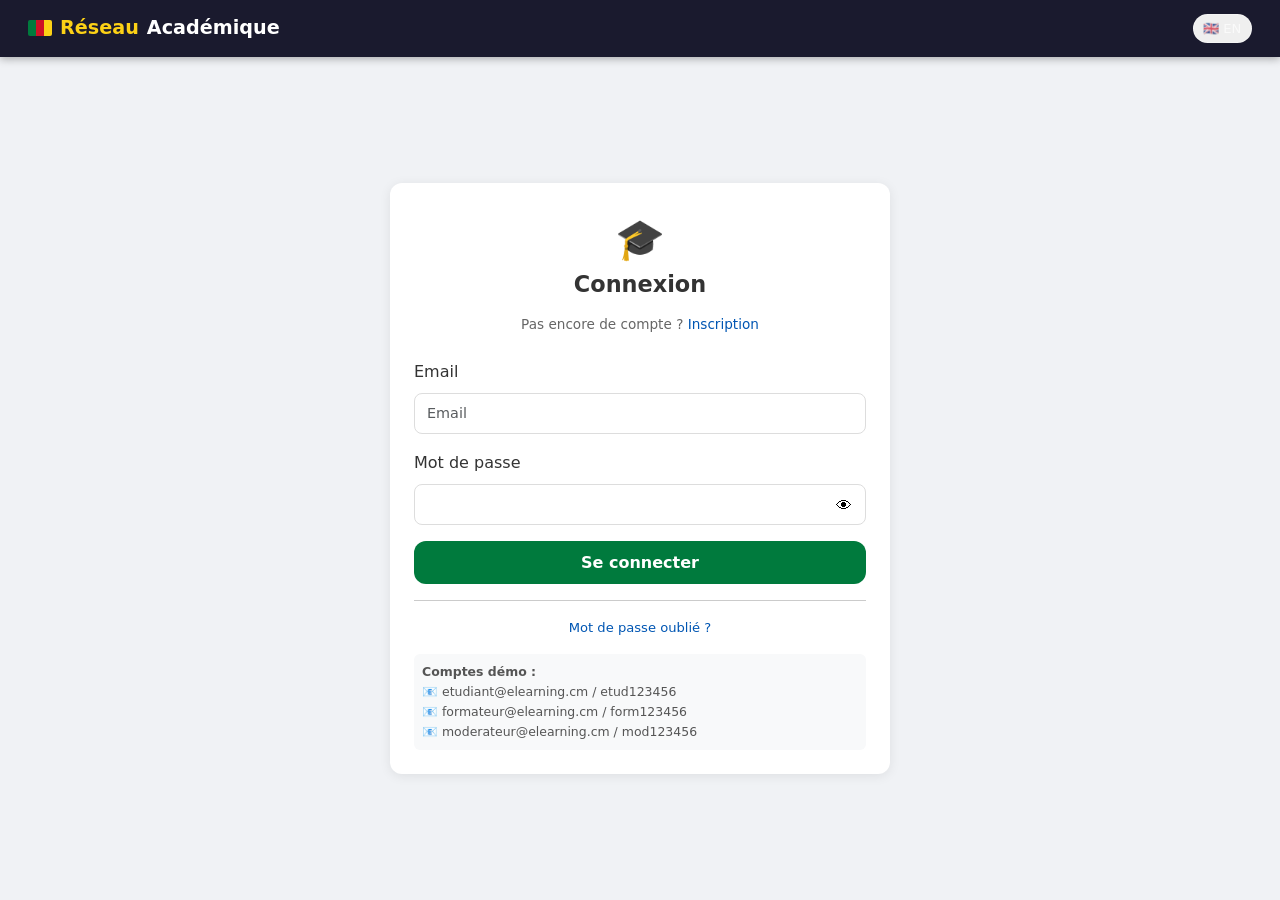
<file: frontend/create_course.html>
<!DOCTYPE html>
<html lang="fr">
<head>
  <meta charset="UTF-8"/>
  <meta name="viewport" content="width=device-width, initial-scale=1.0"/>
  <title>Créer un cours — Réseau Académique Camerounais</title>
  <link rel="stylesheet" href="https://cdn.jsdelivr.net/npm/bootstrap@5.3.0/dist/css/bootstrap.min.css"/>
  <link rel="stylesheet" href="css/style.css"/>
</head>
<body style="background:#f0f2f5;">

<nav class="navbar">
  <div class="container-fluid">
    <a class="navbar-brand" href="index.html"><span class="flag-cm"></span> Réseau <span>Académique</span></a>
    <button class="lang-toggle" id="lang-toggle-btn">🇬🇧 EN</button>
  </div>
</nav>

<div class="container py-4" style="max-width:700px;">
  <div class="bg-white rounded-3 shadow-sm p-4">
    <h1 style="font-size:1.3rem;font-weight:800;margin-bottom:.25rem;" data-i18n="create.title">
      Créer un nouveau cours
    </h1>
    <p style="color:#666;font-size:.82rem;margin-bottom:1.5rem;">
      Votre cours sera examiné par un modérateur avant publication.
      A moderator will review your course before publishing.
    </p>

    <div id="error-msg" class="alert alert-danger d-none"></div>
    <div id="success-msg" class="alert alert-success d-none"></div>

    <!-- Étape 1 : Infos du cours -->
    <div id="step-1">
      <h6 class="mb-3" style="color:#007a3d;border-bottom:2px solid #007a3d;padding-bottom:.5rem;">
        Étape 1 / Step 1 — Informations générales
      </h6>

      <div class="mb-3">
        <label class="form-label" data-i18n="create.course_title">Titre du cours *</label>
        <input type="text" id="title" class="form-control" required
               placeholder="Ex: Introduction à Python pour l'Afrique" maxlength="200"/>
      </div>

      <div class="mb-3">
        <label class="form-label" data-i18n="create.description">Description *</label>
        <textarea id="description" class="form-control" rows="4" required
                  placeholder="Décrivez votre cours en détail..."></textarea>
      </div>

      <div class="row g-3 mb-3">
        <div class="col-md-4">
          <label class="form-label" data-i18n="create.category">Catégorie *</label>
          <select id="category" class="form-select" required></select>
        </div>
        <div class="col-md-4">
          <label class="form-label" data-i18n="create.level">Niveau *</label>
          <select id="level" class="form-select">
            <option value="beginner">Débutant / Beginner</option>
            <option value="intermediate">Intermédiaire / Intermediate</option>
            <option value="expert">Expert</option>
          </select>
        </div>
        <div class="col-md-4">
          <label class="form-label" data-i18n="create.language">Langue *</label>
          <select id="language" class="form-select">
            <option value="fr">Français</option>
            <option value="en">English</option>
            <option value="both">🇨🇲 Bilingue / Bilingual</option>
          </select>
        </div>
      </div>

      <div class="mb-3">
        <label class="form-label" data-i18n="create.thumbnail">Image de couverture</label>
        <div class="upload-zone" id="thumbnail-zone" onclick="document.getElementById('thumbnail-input').click()">
          <input type="file" id="thumbnail-input" accept="image/*" onchange="previewThumbnail(this)"/>
          <div id="thumbnail-preview">
            <div style="font-size:2rem;">🖼️</div>
            <div style="font-size:.85rem;color:#666;">Cliquez ou glissez une image ici</div>
            <div style="font-size:.75rem;color:#999;">JPG, PNG — max 5 Mo</div>
          </div>
        </div>
      </div>

      <button class="btn-cam-primary" onclick="proceedToModules()">
        Continuer → Ajouter des modules
      </button>
    </div>

    <!-- Étape 2 : Modules -->
    <div id="step-2" class="d-none">
      <h6 class="mb-3" style="color:#007a3d;border-bottom:2px solid #007a3d;padding-bottom:.5rem;">
        Étape 2 / Step 2 — Modules du cours
      </h6>

      <div id="modules-container">
        <!-- Modules ajoutés dynamiquement -->
      </div>

      <button class="btn-cam-secondary mb-3" onclick="addModuleForm()" data-i18n="create.add_module">
        + Ajouter un module
      </button>

      <div class="d-flex gap-2">
        <button class="btn-cam-secondary" onclick="goBackToStep1()">← Retour</button>
        <button class="btn-cam-primary" id="submit-btn" onclick="submitCourse()">
          <span data-i18n="create.submit">Soumettre pour validation</span>
        </button>
      </div>
    </div>
  </div>

  <!-- Conseils -->
  <div class="sidebar-section mt-3">
    <h6>💡 Conseils pour un cours de qualité</h6>
    <ul style="font-size:.78rem;color:#555;padding-left:1rem;">
      <li>Visez des modules de moins de <strong>15 Mo</strong> pour le bas débit 📡</li>
      <li>Activez le téléchargement hors ligne 📴</li>
      <li>Ajoutez un PDF en complément de la vidéo</li>
      <li>Les cours bilingues 🇨🇲 obtiennent +30% de vues</li>
      <li>Nommez vos modules de façon claire et progressive</li>
    </ul>
  </div>
</div>

<script src="https://cdn.jsdelivr.net/npm/bootstrap@5.3.0/dist/js/bootstrap.bundle.min.js"></script>
<script src="js/i18n.js"></script>
<script src="js/offline-sync.js"></script>
<script src="js/api.js"></script>
<script>
  // Vérification auth
  if (!Auth.isLoggedIn()) window.location.href = 'login.html?next=create_course.html';
  const user = Auth.getUser();
  if (user && !['instructor','admin'].includes(user.role)) {
    document.getElementById('error-msg').textContent =
      'Seuls les formateurs peuvent créer des cours. / Only instructors can create courses.';
    document.getElementById('error-msg').classList.remove('d-none');
  }

  let createdCourseId = null;
  let moduleCount = 0;

  // Chargement catégories
  document.addEventListener('DOMContentLoaded', async () => {
    const res = await API.getCategories();
    const sel = document.getElementById('category');
    (res?.data || []).forEach(cat => {
      const opt = document.createElement('option');
      opt.value = cat.id;
      opt.textContent = `${cat.icon} ${window.i18n.lang === 'en' ? cat.name_en : cat.name_fr}`;
      sel.appendChild(opt);
    });

    // Drag & drop thumbnail
    const zone = document.getElementById('thumbnail-zone');
    zone.addEventListener('dragover', e => { e.preventDefault(); zone.classList.add('drag-over'); });
    zone.addEventListener('dragleave', () => zone.classList.remove('drag-over'));
    zone.addEventListener('drop', e => {
      e.preventDefault(); zone.classList.remove('drag-over');
      const file = e.dataTransfer.files[0];
      if (file && file.type.startsWith('image/')) {
        const dt = new DataTransfer(); dt.items.add(file);
        document.getElementById('thumbnail-input').files = dt.files;
        previewThumbnail({ files: [file] });
      }
    });
  });

  function previewThumbnail(input) {
    const file = input.files?.[0];
    if (!file) return;
    const reader = new FileReader();
    reader.onload = e => {
      document.getElementById('thumbnail-preview').innerHTML =
        `<img src="${e.target.result}" style="max-height:120px;border-radius:.5rem;"/>`;
    };
    reader.readAsDataURL(file);
  }

  function proceedToModules() {
    const title = document.getElementById('title').value.trim();
    const desc  = document.getElementById('description').value.trim();
    if (!title || !desc) {
      document.getElementById('error-msg').textContent =
        'Le titre et la description sont obligatoires. / Title and description are required.';
      document.getElementById('error-msg').classList.remove('d-none');
      return;
    }
    document.getElementById('error-msg').classList.add('d-none');
    document.getElementById('step-1').classList.add('d-none');
    document.getElementById('step-2').classList.remove('d-none');
    if (moduleCount === 0) addModuleForm();
  }

  function goBackToStep1() {
    document.getElementById('step-2').classList.add('d-none');
    document.getElementById('step-1').classList.remove('d-none');
  }

  function addModuleForm() {
    moduleCount++;
    const idx = moduleCount;
    const div = document.createElement('div');
    div.id = `module-form-${idx}`;
    div.className = 'bg-light rounded-3 p-3 mb-3 border';
    div.innerHTML = `
      <div class="d-flex justify-content-between mb-2">
        <strong style="font-size:.85rem;">Module ${idx}</strong>
        <button type="button" onclick="removeModule(${idx})"
                style="background:none;border:none;color:#ce1126;cursor:pointer;font-size:.8rem;">✕ Supprimer</button>
      </div>
      <div class="mb-2">
        <input type="text" class="form-control form-control-sm" placeholder="Titre du module *"
               id="mod-title-${idx}" required/>
      </div>
      <div class="mb-2">
        <textarea class="form-control form-control-sm" rows="2" placeholder="Description (optionnel)"
                  id="mod-desc-${idx}"></textarea>
      </div>
      <div class="row g-2 mb-2">
        <div class="col-6">
          <label style="font-size:.75rem;">Vidéo MP4 (max 300 Mo)</label>
          <input type="file" class="form-control form-control-sm" accept="video/mp4,video/webm"
                 id="mod-video-${idx}" onchange="checkFileSize(this, 300)"/>
          <div id="mod-video-size-${idx}" style="font-size:.72rem;color:#888;"></div>
        </div>
        <div class="col-6">
          <label style="font-size:.75rem;">PDF (max 20 Mo)</label>
          <input type="file" class="form-control form-control-sm" accept="application/pdf"
                 id="mod-pdf-${idx}" onchange="checkFileSize(this, 20)"/>
          <div id="mod-pdf-size-${idx}" style="font-size:.72rem;color:#888;"></div>
        </div>
      </div>
      <div class="row g-2">
        <div class="col-6">
          <input type="number" class="form-control form-control-sm" placeholder="Durée (min)"
                 id="mod-duration-${idx}" min="1" max="300"/>
        </div>
        <div class="col-6 d-flex align-items-center gap-2">
          <input type="checkbox" class="form-check-input" id="mod-dl-${idx}" checked/>
          <label class="form-check-label" style="font-size:.75rem;" for="mod-dl-${idx}">
            📴 Hors ligne disponible
          </label>
        </div>
      </div>
    `;
    document.getElementById('modules-container').appendChild(div);
  }

  function removeModule(idx) {
    document.getElementById(`module-form-${idx}`)?.remove();
  }

  function checkFileSize(input, maxMb) {
    const file = input.files?.[0];
    if (!file) return;
    const mb = file.size / 1024 / 1024;
    const isVideo = input.id.includes('video');
    const sizeEl = document.getElementById(input.id.replace('mod-video-','mod-video-size-').replace('mod-pdf-','mod-pdf-size-'));
    if (!sizeEl) return;
    if (mb > maxMb) {
      sizeEl.style.color = '#ce1126';
      sizeEl.textContent = `⚠️ Fichier trop grand : ${mb.toFixed(1)} Mo (max ${maxMb} Mo)`;
      input.value = '';
    } else {
      sizeEl.style.color = '#007a3d';
      sizeEl.textContent = `✓ ${mb.toFixed(1)} Mo${mb < 15 ? ' — 📡 Optimisé bas débit' : ''}`;
    }
  }

  async function submitCourse() {
    const errEl = document.getElementById('error-msg');
    const okEl  = document.getElementById('success-msg');
    errEl.classList.add('d-none');
    okEl.classList.add('d-none');

    const btn = document.getElementById('submit-btn');
    btn.disabled = true;
    btn.textContent = window.i18n.t('btn.loading');

    // Création du cours
    const formData = new FormData();
    formData.append('title',       document.getElementById('title').value.trim());
    formData.append('description', document.getElementById('description').value.trim());
    formData.append('category',    document.getElementById('category').value);
    formData.append('level',       document.getElementById('level').value);
    formData.append('language',    document.getElementById('language').value);
    const thumb = document.getElementById('thumbnail-input').files?.[0];
    if (thumb) formData.append('thumbnail', thumb);

    const res = await API.createCourse(formData);
    if (!res?.ok) {
      errEl.textContent = res?.data?.message || window.i18n.t('error.generic');
      errEl.classList.remove('d-none');
      btn.disabled = false;
      btn.textContent = window.i18n.t('create.submit');
      return;
    }

    createdCourseId = res.data?.data?.id || res.data?.id;

    // Ajout des modules
    const modForms = document.querySelectorAll('[id^="module-form-"]');
    for (const form of modForms) {
      const idx = form.id.replace('module-form-', '');
      const modTitle = document.getElementById(`mod-title-${idx}`)?.value.trim();
      if (!modTitle) continue;

      const mfd = new FormData();
      mfd.append('title',           modTitle);
      mfd.append('description',     document.getElementById(`mod-desc-${idx}`)?.value || '');
      mfd.append('order',           idx);
      mfd.append('duration_minutes',document.getElementById(`mod-duration-${idx}`)?.value || 0);
      mfd.append('is_downloadable', document.getElementById(`mod-dl-${idx}`)?.checked ? 'true' : 'false');
      const vid = document.getElementById(`mod-video-${idx}`)?.files?.[0];
      const pdf = document.getElementById(`mod-pdf-${idx}`)?.files?.[0];
      if (vid) mfd.append('video', vid);
      if (pdf) mfd.append('pdf', pdf);

      await API.addModule(createdCourseId, mfd);
    }

    btn.disabled = false;
    okEl.textContent = res.data?.message || 'Cours soumis pour validation. En attente d\'un modérateur.';
    okEl.classList.remove('d-none');
    btn.textContent = '✓ Soumis';

    setTimeout(() => window.location.href = `course_detail.html?id=${createdCourseId}`, 2000);
  }
</script>
</body>
</html>
</file>
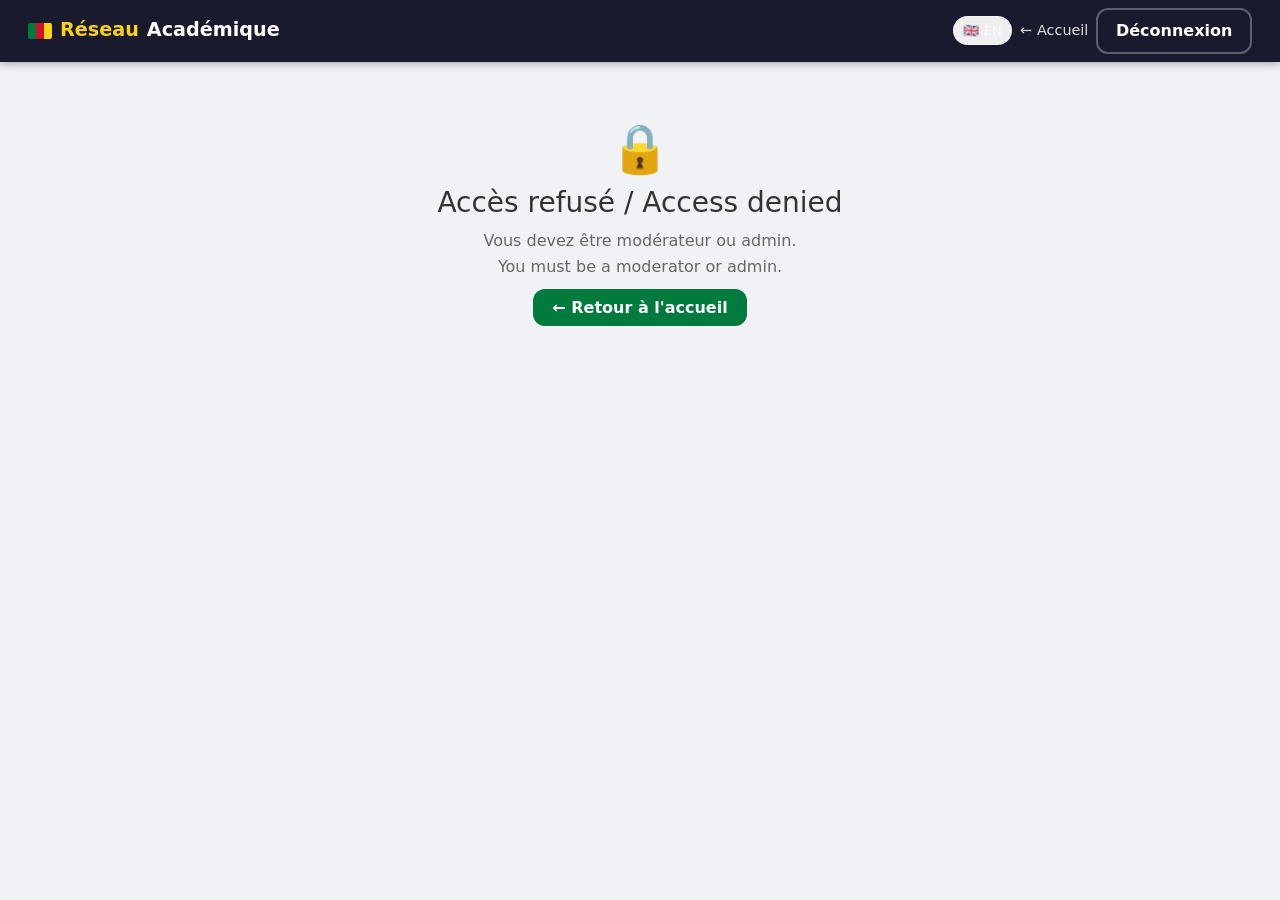
<file: frontend/dashboard_moderator.html>
<!DOCTYPE html>
<html lang="fr">
<head>
  <meta charset="UTF-8"/>
  <meta name="viewport" content="width=device-width, initial-scale=1.0"/>
  <title>Modération — Réseau Académique Camerounais</title>
  <link rel="stylesheet" href="https://cdn.jsdelivr.net/npm/bootstrap@5.3.0/dist/css/bootstrap.min.css"/>
  <link rel="stylesheet" href="css/style.css"/>
</head>
<body style="background:#f0f2f5;">

<nav class="navbar navbar-expand-lg">
  <div class="container-fluid">
    <a class="navbar-brand" href="index.html"><span class="flag-cm"></span> Réseau <span>Académique</span></a>
    <div class="d-flex gap-2 align-items-center">
      <button class="lang-toggle" id="lang-toggle-btn">🇬🇧 EN</button>
      <a href="index.html" class="nav-link" style="color:#fff;">← Accueil</a>
      <button onclick="API.logout()" class="btn-cam-secondary btn-sm" style="border-color:rgba(255,255,255,.3);color:#fff;">
        Déconnexion
      </button>
    </div>
  </div>
</nav>

<!-- Accès refusé -->
<div id="access-denied" class="d-none text-center py-5">
  <div style="font-size:3rem;">🔒</div>
  <h3>Accès refusé / Access denied</h3>
  <p style="color:#666;">Vous devez être modérateur ou admin.<br/>You must be a moderator or admin.</p>
  <a href="index.html" class="btn-cam-primary">← Retour à l'accueil</a>
</div>

<main id="mod-main" class="container py-4 d-none">

  <!-- En-tête -->
  <div class="d-flex align-items-center justify-content-between mb-3">
    <div>
      <h1 style="font-size:1.3rem;font-weight:800;margin:0;" data-i18n="mod.title">
        Tableau de bord — Modération
      </h1>
      <p style="color:#666;font-size:.82rem;margin:.3rem 0 0;">
        Chargement par lots de 10 — optimisé pour les connexions lentes.
        Loading in batches of 10 — optimized for slow connections.
      </p>
    </div>
    <button class="btn-cam-secondary btn-sm" onclick="loadQueue()">🔄 Actualiser</button>
  </div>

  <!-- Compteurs -->
  <div class="row g-3 mb-4">
    <div class="col-4">
      <div class="bg-white rounded-3 shadow-sm p-3 text-center">
        <div style="font-size:1.8rem;font-weight:800;color:#fd7e14;" id="count-pending">—</div>
        <div style="font-size:.75rem;color:#666;" data-i18n="mod.pending">En attente</div>
      </div>
    </div>
    <div class="col-4">
      <div class="bg-white rounded-3 shadow-sm p-3 text-center">
        <div style="font-size:1.8rem;font-weight:800;color:#ce1126;" id="count-quarantine">—</div>
        <div style="font-size:.75rem;color:#666;" data-i18n="mod.quarantine">Quarantaine</div>
      </div>
    </div>
    <div class="col-4">
      <div class="bg-white rounded-3 shadow-sm p-3 text-center">
        <div style="font-size:1.8rem;font-weight:800;color:#007a3d;" id="count-approved">—</div>
        <div style="font-size:.75rem;color:#666;">Approuvés</div>
      </div>
    </div>
  </div>

  <!-- Filtres -->
  <div class="d-flex gap-2 mb-3">
    <button class="cat-pill active" onclick="setFilter('all', this)">Tous</button>
    <button class="cat-pill" onclick="setFilter('pending', this)" data-i18n="mod.pending">En attente</button>
    <button class="cat-pill" onclick="setFilter('quarantine', this)" data-i18n="mod.quarantine">Quarantaine</button>
  </div>

  <!-- File de modération -->
  <div id="queue-container">
    <div class="text-center py-4" id="queue-loading">
      <div class="spinner-border" style="color:#007a3d;"></div>
    </div>
  </div>

  <!-- Pagination par lots de 10 -->
  <div class="d-flex gap-2 justify-content-center mt-3">
    <button class="btn-cam-secondary btn-sm d-none" id="prev-btn" onclick="changePage(-1)">← Précédent</button>
    <button class="btn-cam-secondary btn-sm d-none" id="next-btn" onclick="changePage(1)">Suivant →</button>
  </div>

</main>

<!-- Modal Décision -->
<div class="modal fade" id="reviewModal" tabindex="-1">
  <div class="modal-dialog modal-dialog-centered modal-lg">
    <div class="modal-content">
      <div class="modal-header" id="review-modal-header">
        <h5 class="modal-title">Avis de modération</h5>
        <button class="btn-close" data-bs-dismiss="modal"></button>
      </div>
      <div class="modal-body">
        <!-- Détails cours -->
        <div id="review-course-details" class="mb-3 p-3 rounded" style="background:#f8f9fa;font-size:.85rem;"></div>

        <div class="mb-3">
          <label class="form-label">Votre décision / Your decision</label>
          <div class="d-flex gap-2">
            <button class="btn-cam-primary flex-1" onclick="setDecision('approve')"
                    id="btn-approve" data-i18n="mod.approve">✅ Approuver</button>
            <button class="btn-cam-secondary flex-1" onclick="setDecision('reject')"
                    id="btn-reject" style="border-color:#ce1126;color:#ce1126;" data-i18n="mod.reject">
              ❌ Rejeter
            </button>
          </div>
        </div>

        <div class="mb-3" id="reason-section" style="display:none;">
          <label class="form-label" data-i18n="mod.reason">Motif de rejet *</label>
          <textarea id="review-comment" class="form-control" rows="3"
                    placeholder="Expliquez pourquoi ce cours est rejeté..."></textarea>
        </div>

        <div id="review-msg" class="mt-2" style="font-size:.82rem;"></div>
      </div>
      <div class="modal-footer">
        <button class="btn-cam-secondary" data-bs-dismiss="modal" data-i18n="btn.cancel">Annuler</button>
        <button class="btn-cam-primary" id="confirm-review-btn" onclick="confirmReview()" disabled>
          Confirmer la décision
        </button>
      </div>
    </div>
  </div>
</div>

<script src="https://cdn.jsdelivr.net/npm/bootstrap@5.3.0/dist/js/bootstrap.bundle.min.js"></script>
<script src="js/i18n.js"></script>
<script src="js/offline-sync.js"></script>
<script src="js/api.js"></script>
<script>
  // Auth check
  const user = Auth.getUser();
  if (!user || !['moderator', 'admin'].includes(user.role)) {
    document.getElementById('access-denied').classList.remove('d-none');
  } else {
    document.getElementById('mod-main').classList.remove('d-none');
    loadQueue();
  }

  let allCourses = [];
  let filtered   = [];
  let currentPage = 1;
  const PAGE_SIZE = 10;
  let currentFilter = 'all';
  let selectedCourse = null;
  let selectedDecision = null;

  async function loadQueue() {
    const container = document.getElementById('queue-container');
    container.innerHTML = '<div class="text-center py-4"><div class="spinner-border" style="color:#007a3d;"></div></div>';

    const res = await API.getModerationQueue();
    if (!res?.ok) {
      container.innerHTML = '<div class="text-center py-3 text-danger">Erreur de chargement.</div>';
      return;
    }

    const data = res.data?.data || res.data;
    allCourses = data?.results || data || [];

    // Compteurs
    document.getElementById('count-pending').textContent = allCourses.filter(c => c.status === 'pending').length;
    document.getElementById('count-quarantine').textContent = allCourses.filter(c => c.status === 'quarantine').length;
    document.getElementById('count-approved').textContent = '—';

    applyFilter();
  }

  function setFilter(filter, el) {
    currentFilter = filter;
    currentPage = 1;
    document.querySelectorAll('.cat-pill').forEach(b => b.classList.remove('active'));
    el.classList.add('active');
    applyFilter();
  }

  function applyFilter() {
    if (currentFilter === 'all') filtered = [...allCourses];
    else filtered = allCourses.filter(c => c.status === currentFilter);
    renderPage();
  }

  function changePage(dir) {
    const maxPage = Math.ceil(filtered.length / PAGE_SIZE);
    currentPage = Math.max(1, Math.min(maxPage, currentPage + dir));
    renderPage();
  }

  function renderPage() {
    const container = document.getElementById('queue-container');
    const start = (currentPage - 1) * PAGE_SIZE;
    const page  = filtered.slice(start, start + PAGE_SIZE);

    if (!filtered.length) {
      container.innerHTML = `
        <div class="text-center py-5">
          <div style="font-size:3rem;">✅</div>
          <p data-i18n="mod.empty">Aucun cours à modérer.</p>
        </div>`;
      document.getElementById('prev-btn').classList.add('d-none');
      document.getElementById('next-btn').classList.add('d-none');
      return;
    }

    container.innerHTML = page.map(c => renderModCard(c)).join('');

    const maxPage = Math.ceil(filtered.length / PAGE_SIZE);
    document.getElementById('prev-btn').classList.toggle('d-none', currentPage <= 1);
    document.getElementById('next-btn').classList.toggle('d-none', currentPage >= maxPage);
  }

  function renderModCard(c) {
    const statusClass = c.status === 'quarantine' ? 'quarantine' : 'pending';
    const statusColor = c.status === 'quarantine' ? '#ce1126' : '#fd7e14';
    const lang = window.i18n.lang;

    return `
    <div class="mod-card ${statusClass}" id="mod-card-${c.id}">
      <div class="d-flex align-items-start gap-2 mb-2">
        <div style="flex:1;">
          <div style="font-weight:700;font-size:.9rem;">${escHtml(c.title)}</div>
          <div style="font-size:.75rem;color:#666;">
            👤 ${escHtml(c.instructor?.first_name||'')} ${escHtml(c.instructor?.last_name||'')}
            · 📚 ${c.category?.name_fr || '—'}
            · 📊 ${c.level} · 🌐 ${c.language}
          </div>
        </div>
        <div class="text-end">
          <span class="badge-rep" style="background:${statusColor};color:#fff;">
            ${c.status === 'quarantine' ? '⚠️ Quarantaine' : '🕐 En attente'}
          </span>
          ${c.status === 'quarantine' ? `<div style="font-size:.72rem;color:#ce1126;margin-top:.2rem;">🚩 ${c.report_count} signalement(s)</div>` : ''}
        </div>
      </div>

      <p style="font-size:.78rem;color:#555;margin:.3rem 0;display:-webkit-box;-webkit-line-clamp:2;-webkit-box-orient:vertical;overflow:hidden;">
        ${escHtml(c.description)}
      </p>

      <div class="d-flex gap-2 flex-wrap mt-2">
        <span class="badge-rep">${c.is_low_bandwidth ? '📡 Bas débit' : `📦 ${c.total_size_mb?.toFixed(1)||0} Mo`}</span>
        <span class="badge-rep">📅 ${new Date(c.created_at).toLocaleDateString('fr-CM')}</span>
        ${c.modules_count ? `<span class="badge-rep">📚 ${c.modules_count} modules</span>` : ''}
      </div>

      <div class="d-flex gap-2 mt-3">
        <a href="course_detail.html?id=${c.id}" target="_blank" class="btn-cam-secondary btn-sm">
          👁 Prévisualiser
        </a>
        <button class="btn-cam-primary btn-sm" onclick='openReviewModal(${JSON.stringify(c).replace(/'/g,"&#39;")})'>
          ⚖️ Donner un avis
        </button>
      </div>
    </div>`;
  }

  function openReviewModal(course) {
    selectedCourse = course;
    selectedDecision = null;

    document.getElementById('review-modal-header').innerHTML = `
      <h5 class="modal-title">⚖️ ${escHtml(course.title)}</h5>
      <button class="btn-close" data-bs-dismiss="modal"></button>`;

    document.getElementById('review-course-details').innerHTML = `
      <div class="row g-2">
        <div class="col-12"><strong>${escHtml(course.title)}</strong></div>
        <div class="col-6">👤 ${escHtml(course.instructor?.first_name||'')} ${escHtml(course.instructor?.last_name||'')}</div>
        <div class="col-6">📊 ${course.level} · 🌐 ${course.language}</div>
        <div class="col-12" style="font-size:.78rem;color:#555;">${escHtml(course.description?.substring(0,200))}...</div>
        <div class="col-6">📦 ${course.total_size_mb?.toFixed(1)||0} Mo</div>
        <div class="col-6">🚩 ${course.report_count||0} signalement(s)</div>
        <div class="col-6">⚖️ Statut : <strong>${course.status}</strong></div>
        <div class="col-6">📅 ${new Date(course.created_at).toLocaleDateString('fr-CM')}</div>
      </div>`;

    document.getElementById('btn-approve').classList.remove('active-decision');
    document.getElementById('btn-reject').classList.remove('active-decision');
    document.getElementById('reason-section').style.display = 'none';
    document.getElementById('confirm-review-btn').disabled = true;
    document.getElementById('review-msg').textContent = '';
    document.getElementById('review-comment').value = '';

    new bootstrap.Modal(document.getElementById('reviewModal')).show();
  }

  function setDecision(decision) {
    selectedDecision = decision;
    document.getElementById('btn-approve').style.background = decision === 'approve' ? '#007a3d' : '';
    document.getElementById('btn-reject').style.background  = decision === 'reject'  ? '#ce1126' : '';
    document.getElementById('btn-reject').style.color       = decision === 'reject'  ? '#fff' : '';
    document.getElementById('reason-section').style.display = decision === 'reject' ? 'block' : 'none';
    document.getElementById('confirm-review-btn').disabled = false;
  }

  async function confirmReview() {
    if (!selectedCourse || !selectedDecision) return;

    const comment = document.getElementById('review-comment').value.trim();
    if (selectedDecision === 'reject' && !comment) {
      document.getElementById('review-msg').textContent =
        'Veuillez préciser le motif de rejet. / Please provide a rejection reason.';
      document.getElementById('review-msg').style.color = '#ce1126';
      return;
    }

    const btn = document.getElementById('confirm-review-btn');
    btn.disabled = true;
    btn.textContent = 'Traitement...';

    const res = await API.reviewCourse(selectedCourse.id, selectedDecision, comment);
    btn.textContent = 'Confirmer la décision';
    btn.disabled = false;

    const msgEl = document.getElementById('review-msg');
    if (res?.ok) {
      msgEl.style.color = '#007a3d';
      msgEl.textContent = res.data?.message || 'Avis enregistré.';
      // Retirer la carte de la liste
      setTimeout(() => {
        bootstrap.Modal.getInstance(document.getElementById('reviewModal')).hide();
        allCourses = allCourses.filter(c => c.id !== selectedCourse.id);
        applyFilter();
        // Mise à jour compteurs
        document.getElementById('count-pending').textContent =
          allCourses.filter(c => c.status === 'pending').length;
        document.getElementById('count-quarantine').textContent =
          allCourses.filter(c => c.status === 'quarantine').length;
        showToast(res.data?.message || 'Avis enregistré.');
      }, 1000);
    } else {
      msgEl.style.color = '#ce1126';
      msgEl.textContent = res?.data?.message || window.i18n.t('error.generic');
    }
  }

  function escHtml(str) {
    if (!str) return '';
    return str.replace(/&/g,'&amp;').replace(/</g,'&lt;').replace(/>/g,'&gt;');
  }
</script>
</body>
</html>
</file>
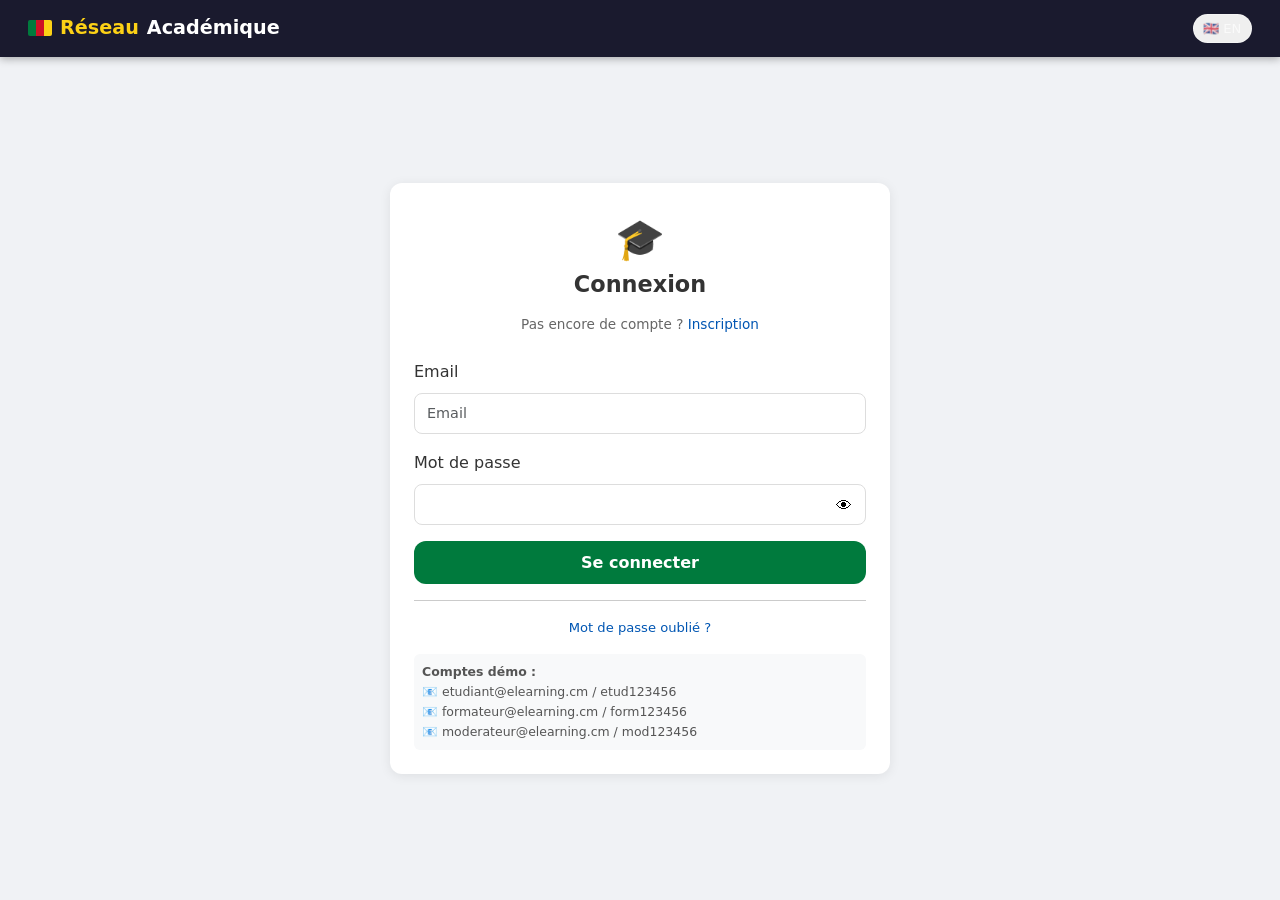
<file: frontend/feed.html>
<!DOCTYPE html>
<html lang="fr">
<head>
  <meta charset="UTF-8"/>
  <meta name="viewport" content="width=device-width, initial-scale=1.0"/>
  <title>Fil d'actualité — Réseau Académique Camerounais</title>
  <link rel="stylesheet" href="https://cdn.jsdelivr.net/npm/bootstrap@5.3.0/dist/css/bootstrap.min.css"/>
  <link rel="stylesheet" href="css/style.css"/>
</head>
<body style="background:#f0f2f5;">

<nav class="navbar navbar-expand-lg">
  <div class="container-fluid">
    <a class="navbar-brand" href="index.html"><span class="flag-cm"></span> Réseau <span>Académique</span></a>
    <div class="d-flex gap-2 align-items-center">
      <button class="lang-toggle" id="lang-toggle-btn">🇬🇧 EN</button>
      <a href="index.html" class="nav-link" style="color:#fff;">← Catalogue</a>
      <button onclick="API.logout()" class="btn-cam-secondary btn-sm" style="border-color:rgba(255,255,255,.3);color:#fff;">
        Déconnexion
      </button>
    </div>
  </div>
</nav>

<div class="container py-4" style="max-width:680px;">
  <div class="d-flex justify-content-between align-items-center mb-3">
    <h1 style="font-size:1.2rem;font-weight:800;" data-i18n="feed.title">Fil d'actualité</h1>
    <button class="btn-cam-secondary btn-sm" onclick="loadFeed()">🔄</button>
  </div>

  <!-- Leaderboard sidebar (mobile: dessous) -->
  <div class="row g-3">
    <div class="col-lg-8">
      <div id="feed-loading" class="text-center py-4">
        <div class="spinner-border" style="color:#007a3d;"></div>
      </div>
      <div id="feed-container"></div>
      <div id="feed-empty" class="d-none sidebar-section text-center py-4">
        <div style="font-size:2.5rem;">🌱</div>
        <p data-i18n="feed.empty">Abonnez-vous à des formateurs pour voir leur actualité.</p>
        <a href="index.html" class="btn-cam-primary">Découvrir des cours</a>
      </div>
      <div class="text-center mt-3">
        <button class="btn-cam-secondary d-none" id="load-more-feed" onclick="loadMoreFeed()">
          Charger plus
        </button>
      </div>
    </div>

    <!-- Classement -->
    <div class="col-lg-4">
      <div class="sidebar-section">
        <h6>🏆 Classement / Leaderboard</h6>
        <div id="leaderboard-list">
          <div class="text-center"><div class="spinner-border spinner-border-sm" style="color:#007a3d;"></div></div>
        </div>
      </div>
    </div>
  </div>
</div>

<script src="https://cdn.jsdelivr.net/npm/bootstrap@5.3.0/dist/js/bootstrap.bundle.min.js"></script>
<script src="js/i18n.js"></script>
<script src="js/offline-sync.js"></script>
<script src="js/api.js"></script>
<script>
  if (!Auth.isLoggedIn()) window.location.href = 'login.html?next=feed.html';

  let feedPage = 1;
  let allFeedItems = [];

  document.addEventListener('DOMContentLoaded', async () => {
    await Promise.all([loadFeed(), loadLeaderboard()]);
  });

  async function loadFeed() {
    document.getElementById('feed-loading').style.display = 'block';
    document.getElementById('feed-container').innerHTML = '';
    feedPage = 1;

    const res = await API.getFeed();
    document.getElementById('feed-loading').style.display = 'none';

    if (!res?.ok) {
      showToast(window.i18n.t('error.network'), 'error');
      return;
    }

    allFeedItems = res.data?.results || res.data || [];
    renderFeedPage();
  }

  function renderFeedPage() {
    const container = document.getElementById('feed-container');
    const items = allFeedItems.slice(0, feedPage * 10);

    if (!allFeedItems.length) {
      document.getElementById('feed-empty').classList.remove('d-none');
      return;
    }

    document.getElementById('feed-empty').classList.add('d-none');
    container.innerHTML = items.map(item => renderFeedItem(item)).join('');

    const moreBtn = document.getElementById('load-more-feed');
    moreBtn.classList.toggle('d-none', items.length >= allFeedItems.length);
  }

  function loadMoreFeed() {
    feedPage++;
    renderFeedPage();
  }

  function renderFeedItem(item) {
    const lang = window.i18n.lang;
    const content = lang === 'en' && item.content_en ? item.content_en : item.content_fr;
    const avatarText = (item.actor?.first_name?.[0] || '?').toUpperCase();
    const avatarUrl  = item.actor?.avatar_url;
    const liked = item.is_liked;

    const typeIcon = {
      course_published: '📚',
      badge_earned: '🏆',
      course_completed: '✅',
      comment: '💬',
    }[item.item_type] || '📌';

    return `
    <div class="feed-item" id="feed-${item.id}">
      <div class="feed-avatar" style="${avatarUrl ? '' : 'background:#007a3d;'}">
        ${avatarUrl ? `<img src="${avatarUrl}" style="width:40px;height:40px;border-radius:50%;object-fit:cover;" loading="lazy"/>` : avatarText}
      </div>
      <div style="flex:1;min-width:0;">
        <div style="font-size:.82rem;">
          <a href="profile.html?id=${item.actor?.id}" style="font-weight:700;">
            ${escHtml(item.actor?.first_name||'')} ${escHtml(item.actor?.last_name||'')}
          </a>
          <span style="color:#666;"> ${typeIcon} ${escHtml(content)}</span>
        </div>

        ${item.course ? `
        <a href="course_detail.html?id=${item.course.id}"
           style="display:block;margin-top:.4rem;background:#f8f9fa;padding:.5rem;
                  border-radius:.4rem;font-size:.78rem;color:inherit;text-decoration:none;">
          📚 ${escHtml(item.course.title)}
          <span style="color:#888;">· ${item.course.level} · ${formatSize(item.course.total_size_mb||0)}</span>
        </a>` : ''}

        <div class="d-flex align-items-center gap-3 mt-2" style="font-size:.75rem;color:#888;">
          <button onclick="toggleLike(${item.id})" id="like-btn-${item.id}"
                  style="background:none;border:none;cursor:pointer;font-size:.78rem;
                         color:${liked ? '#ce1126' : '#888'};">
            ${liked ? '❤️' : '🤍'} <span id="like-count-${item.id}">${item.likes_count||0}</span>
          </button>
          <span>${formatDate(item.created_at)}</span>
          <span class="trust-stars" style="font-size:.72rem;">${item.actor?.trust_score_display||''}</span>
        </div>
      </div>
    </div>`;
  }

  async function toggleLike(itemId) {
    const res = await API.likeFeedItem(itemId);
    if (!res?.ok) return;
    const item = allFeedItems.find(i => i.id === itemId);
    if (item) {
      item.is_liked = !item.is_liked;
      item.likes_count = item.is_liked ? item.likes_count + 1 : Math.max(0, item.likes_count - 1);
      const btn = document.getElementById(`like-btn-${itemId}`);
      const cnt = document.getElementById(`like-count-${itemId}`);
      if (btn) { btn.innerHTML = `${item.is_liked ? '❤️' : '🤍'} <span id="like-count-${itemId}">${item.likes_count}</span>`; btn.style.color = item.is_liked ? '#ce1126' : '#888'; }
    }
  }

  async function loadLeaderboard() {
    const res = await API.getLeaderboard();
    const list = document.getElementById('leaderboard-list');
    const users = res?.data?.results || res?.data || [];
    if (!users.length) { list.innerHTML = '<small style="color:#888;">Pas de données.</small>'; return; }
    list.innerHTML = users.slice(0, 10).map((u, i) => `
      <div class="d-flex align-items-center gap-2 mb-2">
        <span style="font-size:.75rem;font-weight:700;color:#999;width:18px;">${i+1}</span>
        <div class="feed-avatar" style="width:28px;height:28px;font-size:.65rem;background:#007a3d;">
          ${(u.first_name?.[0]||'?').toUpperCase()}
        </div>
        <div style="flex:1;min-width:0;">
          <div style="font-size:.78rem;font-weight:600;white-space:nowrap;overflow:hidden;text-overflow:ellipsis;">
            <a href="profile.html?id=${u.id}">${escHtml(u.first_name)} ${escHtml(u.last_name)}</a>
          </div>
          <div class="trust-stars" style="font-size:.65rem;">${u.trust_score_display||'☆'}</div>
        </div>
        <span style="font-size:.72rem;color:#007a3d;font-weight:700;">${u.reputation_score} pts</span>
      </div>`).join('');
  }

  function escHtml(str) {
    if (!str) return '';
    return str.replace(/&/g,'&amp;').replace(/</g,'&lt;').replace(/>/g,'&gt;');
  }
</script>
</body>
</html>
</file>
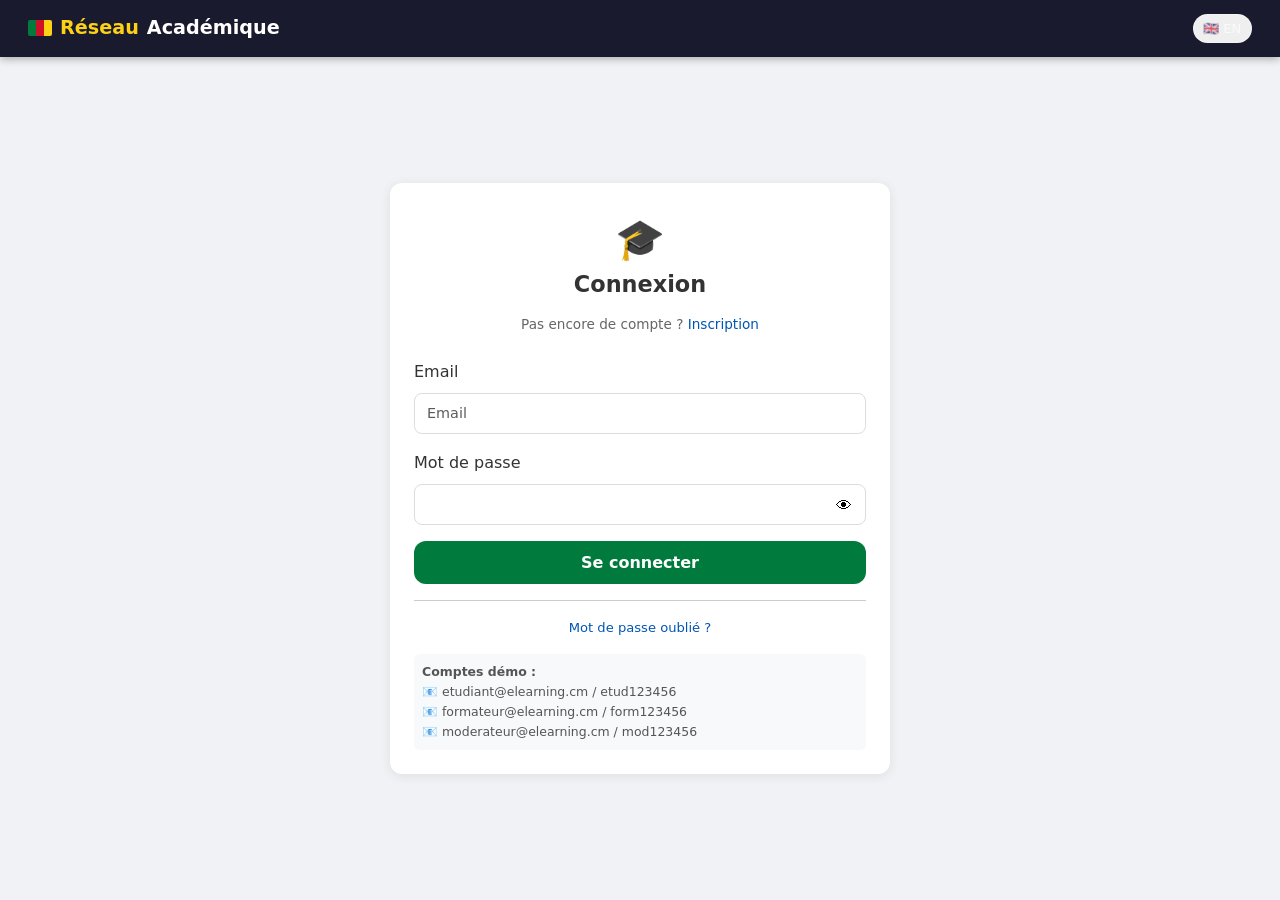
<file: frontend/login.html>
<!DOCTYPE html>
<html lang="fr">
<head>
  <meta charset="UTF-8"/>
  <meta name="viewport" content="width=device-width, initial-scale=1.0"/>
  <title>Connexion — Réseau Académique Camerounais</title>
  <link rel="stylesheet" href="https://cdn.jsdelivr.net/npm/bootstrap@5.3.0/dist/css/bootstrap.min.css"/>
  <link rel="stylesheet" href="css/style.css"/>
</head>
<body style="min-height:100vh;display:flex;flex-direction:column;background:#f0f2f5;">

<nav class="navbar">
  <div class="container-fluid">
    <a class="navbar-brand" href="index.html">
      <span class="flag-cm"></span> Réseau <span>Académique</span>
    </a>
    <button class="lang-toggle" id="lang-toggle-btn">🇬🇧 EN</button>
  </div>
</nav>

<div style="flex:1;display:flex;align-items:center;padding:1rem;">
  <div class="form-card w-100">
    <div class="text-center mb-4">
      <div style="font-size:2.5rem;">🎓</div>
      <h1 data-i18n="nav.login">Connexion</h1>
      <p style="color:#666;font-size:.85rem;">
        <span data-i18n="auth.no_account">Pas encore de compte ?</span>
        <a href="register.html" data-i18n="nav.register">Inscription</a>
      </p>
    </div>

    <div id="error-msg" class="alert alert-danger d-none" role="alert"></div>

    <form id="login-form" novalidate>
      <div class="mb-3">
        <label class="form-label" for="email" data-i18n="auth.email">Email</label>
        <input type="email" id="email" class="form-control" required
               autocomplete="email" data-i18n-ph="auth.email"/>
      </div>
      <div class="mb-3">
        <label class="form-label" for="password" data-i18n="auth.password">Mot de passe</label>
        <div class="position-relative">
          <input type="password" id="password" class="form-control" required
                 autocomplete="current-password"/>
          <button type="button" onclick="togglePassword('password')"
                  style="position:absolute;right:.5rem;top:.5rem;background:none;border:none;cursor:pointer;">
            👁
          </button>
        </div>
      </div>

      <button type="submit" class="btn-cam-primary w-100" id="submit-btn" data-i18n="auth.login_btn">
        Se connecter
      </button>
    </form>

    <hr class="my-3"/>
    <p class="text-center" style="font-size:.82rem;color:#888;">
      <a href="#" data-i18n="auth.forgot">Mot de passe oublié ?</a>
    </p>

    <!-- Compte démo -->
    <div class="mt-3 p-2 rounded" style="background:#f8f9fa;font-size:.78rem;color:#555;">
      <strong>Comptes démo :</strong><br/>
      📧 etudiant@elearning.cm / etud123456<br/>
      📧 formateur@elearning.cm / form123456<br/>
      📧 moderateur@elearning.cm / mod123456
    </div>
  </div>
</div>

<script src="https://cdn.jsdelivr.net/npm/bootstrap@5.3.0/dist/js/bootstrap.bundle.min.js"></script>
<script src="js/i18n.js"></script>
<script src="js/offline-sync.js"></script>
<script src="js/api.js"></script>
<script>
  // Déjà connecté → redirection
  if (Auth.isLoggedIn()) window.location.href = 'index.html';

  document.getElementById('login-form').addEventListener('submit', async e => {
    e.preventDefault();
    const btn = document.getElementById('submit-btn');
    const errEl = document.getElementById('error-msg');
    errEl.classList.add('d-none');

    const email    = document.getElementById('email').value.trim();
    const password = document.getElementById('password').value;

    if (!email || !password) {
      errEl.textContent = 'Veuillez remplir tous les champs. / Please fill in all fields.';
      errEl.classList.remove('d-none');
      return;
    }

    btn.disabled = true;
    btn.textContent = window.i18n.t('btn.loading');

    const res = await API.login(email, password);

    btn.disabled = false;
    btn.textContent = window.i18n.t('auth.login_btn');

    if (res?.ok) {
      const redirect = new URLSearchParams(window.location.search).get('next') || 'index.html';
      window.location.href = redirect;
    } else {
      const msg = res?.data?.detail || res?.data?.message ||
                  'Email ou mot de passe incorrect. / Wrong email or password.';
      errEl.textContent = msg;
      errEl.classList.remove('d-none');
    }
  });

  function togglePassword(id) {
    const el = document.getElementById(id);
    el.type = el.type === 'password' ? 'text' : 'password';
  }
</script>
</body>
</html>
</file>
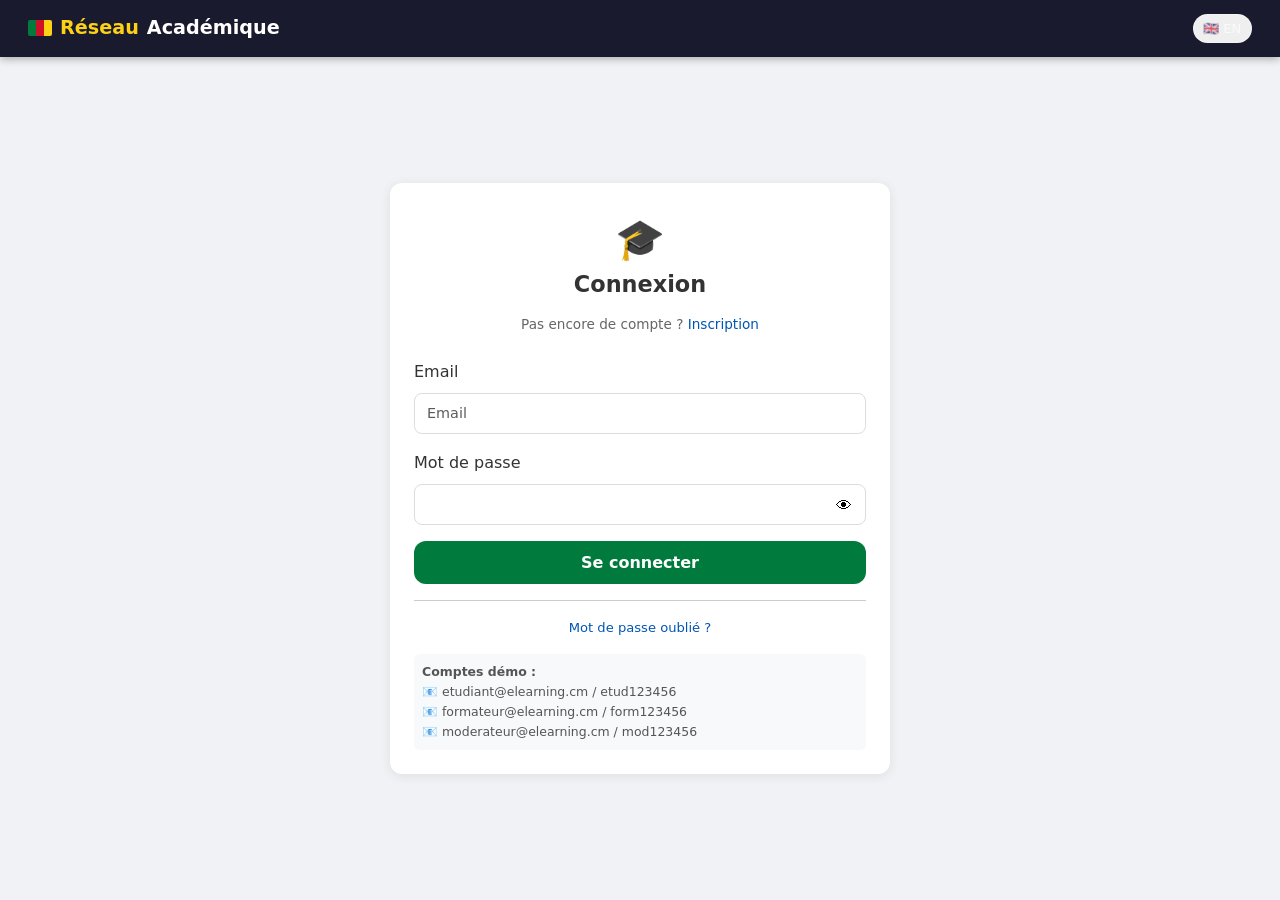
<file: frontend/profile.html>
<!DOCTYPE html>
<html lang="fr">
<head>
  <meta charset="UTF-8"/>
  <meta name="viewport" content="width=device-width, initial-scale=1.0"/>
  <title>Profil — Réseau Académique Camerounais</title>
  <link rel="stylesheet" href="https://cdn.jsdelivr.net/npm/bootstrap@5.3.0/dist/css/bootstrap.min.css"/>
  <link rel="stylesheet" href="css/style.css"/>
</head>
<body style="background:#f0f2f5;">

<nav class="navbar navbar-expand-lg">
  <div class="container-fluid">
    <a class="navbar-brand" href="index.html"><span class="flag-cm"></span> Réseau <span>Académique</span></a>
    <div class="d-flex gap-2 align-items-center">
      <button class="lang-toggle" id="lang-toggle-btn">🇬🇧 EN</button>
      <a href="index.html" class="nav-link" style="color:#fff;">← Accueil</a>
    </div>
  </div>
</nav>

<div id="loading-state" class="text-center py-5">
  <div class="spinner-border" style="color:#007a3d;"></div>
</div>

<main id="profile-main" class="container py-4 d-none" style="max-width:800px;">

  <!-- Hero profil -->
  <div class="profile-hero">
    <div class="d-flex align-items-start gap-3">
      <div id="avatar-container">
        <div class="profile-avatar d-flex align-items-center justify-content-center"
             style="background:#007a3d;color:#fff;font-size:2rem;font-weight:800;" id="avatar-placeholder">
          ?
        </div>
      </div>
      <div style="flex:1;">
        <h1 style="font-size:1.3rem;font-weight:800;margin:0;" id="profile-name">—</h1>
        <div style="font-size:.8rem;opacity:.8;margin:.2rem 0;" id="profile-username">@—</div>
        <div class="d-flex gap-2 flex-wrap mt-1" id="profile-badges-inline"></div>
        <p style="font-size:.82rem;opacity:.8;margin:.5rem 0 0;" id="profile-bio"></p>
        <div style="font-size:.82rem;margin-top:.5rem;" id="profile-skills"></div>
      </div>
      <div style="text-align:right;">
        <div class="profile-score" id="profile-score">0</div>
        <div style="font-size:.72rem;opacity:.7;" data-i18n="profile.score">Score</div>
        <div class="trust-stars mt-1" id="profile-trust">☆</div>
        <div id="verified-badge" class="badge-offline badge-rep mt-1 d-none">✓ Vérifié</div>
      </div>
    </div>

    <!-- Stats -->
    <div class="row text-center mt-3">
      <div class="col-3">
        <div style="font-size:1.2rem;font-weight:800;" id="stat-followers">0</div>
        <div style="font-size:.72rem;opacity:.7;" data-i18n="profile.followers">Abonnés</div>
      </div>
      <div class="col-3">
        <div style="font-size:1.2rem;font-weight:800;" id="stat-following">0</div>
        <div style="font-size:.72rem;opacity:.7;" data-i18n="profile.following">Abonnements</div>
      </div>
      <div class="col-3">
        <div style="font-size:1.2rem;font-weight:800;" id="stat-courses">0</div>
        <div style="font-size:.72rem;opacity:.7;" data-i18n="profile.courses">Cours</div>
      </div>
      <div class="col-3">
        <div style="font-size:1.2rem;font-weight:800;" id="stat-badges-count">0</div>
        <div style="font-size:.72rem;opacity:.7;" data-i18n="profile.badges">Badges</div>
      </div>
    </div>

    <!-- Actions -->
    <div class="d-flex gap-2 flex-wrap mt-3" id="profile-actions"></div>
  </div>

  <!-- Badges -->
  <div class="sidebar-section mb-3" id="badges-section">
    <h6 data-i18n="profile.badges">Badges</h6>
    <div id="badges-list" class="d-flex gap-2 flex-wrap">
      <span style="font-size:.8rem;color:#888;">Aucun badge pour l'instant.</span>
    </div>
  </div>

  <!-- Cours publiés -->
  <div class="sidebar-section mb-3" id="courses-section">
    <h6>📚 Cours publiés</h6>
    <div id="profile-courses-list">
      <span style="font-size:.8rem;color:#888;">Aucun cours publié.</span>
    </div>
  </div>

  <!-- Historique réputation (si profil perso) -->
  <div class="sidebar-section d-none" id="rep-history-section">
    <h6>🏅 Historique de réputation</h6>
    <div id="rep-history-list"></div>
  </div>

  <!-- Modal édition -->
  <div class="modal fade" id="editModal" tabindex="-1">
    <div class="modal-dialog modal-dialog-centered">
      <div class="modal-content">
        <div class="modal-header">
          <h5 class="modal-title" data-i18n="profile.edit">Modifier le profil</h5>
          <button class="btn-close" data-bs-dismiss="modal"></button>
        </div>
        <div class="modal-body">
          <div class="mb-2">
            <label class="form-label">Prénom / Nom</label>
            <div class="row g-2">
              <div class="col-6"><input type="text" id="edit-first" class="form-control form-control-sm"/></div>
              <div class="col-6"><input type="text" id="edit-last" class="form-control form-control-sm"/></div>
            </div>
          </div>
          <div class="mb-2">
            <label class="form-label">Bio</label>
            <textarea id="edit-bio" class="form-control form-control-sm" rows="3" maxlength="500"></textarea>
          </div>
          <div class="mb-2">
            <label class="form-label">Compétences (séparées par des virgules)</label>
            <input type="text" id="edit-skills" class="form-control form-control-sm"
                   placeholder="Python, Django, Agriculture..."/>
          </div>
          <div class="mb-2">
            <label class="form-label">Langue préférée</label>
            <select id="edit-lang" class="form-select form-select-sm">
              <option value="fr">Français</option>
              <option value="en">English</option>
            </select>
          </div>
          <div class="mb-2">
            <label class="form-label">Avatar</label>
            <input type="file" id="edit-avatar" class="form-control form-control-sm" accept="image/*"/>
          </div>
        </div>
        <div class="modal-footer">
          <button class="btn-cam-secondary" data-bs-dismiss="modal">Annuler</button>
          <button class="btn-cam-primary" onclick="saveProfile()">Enregistrer</button>
        </div>
      </div>
    </div>
  </div>

</main>

<script src="https://cdn.jsdelivr.net/npm/bootstrap@5.3.0/dist/js/bootstrap.bundle.min.js"></script>
<script src="js/i18n.js"></script>
<script src="js/offline-sync.js"></script>
<script src="js/api.js"></script>
<script>
  const params = new URLSearchParams(window.location.search);
  const profileId = params.get('id');
  const currentUser = Auth.getUser();
  const isOwnProfile = !profileId || (currentUser && String(currentUser.id) === profileId);

  document.addEventListener('DOMContentLoaded', async () => {
    let res;
    if (isOwnProfile && Auth.isLoggedIn()) {
      res = await API.fetchMe();
      const data = res?.data;
      renderProfile(data?.data || data);
      loadRepHistory();
    } else if (profileId) {
      res = await API.getProfile(profileId);
      const data = res?.data;
      renderProfile(data?.data || data);
    } else {
      window.location.href = 'login.html';
      return;
    }
    document.getElementById('loading-state').classList.add('d-none');
    document.getElementById('profile-main').classList.remove('d-none');
  });

  function renderProfile(u) {
    if (!u) return;
    document.title = `${u.first_name} ${u.last_name} — Réseau Académique`;
    document.getElementById('profile-name').textContent = `${u.first_name} ${u.last_name}`;
    document.getElementById('profile-username').textContent = `@${u.username}`;
    document.getElementById('profile-bio').textContent = u.bio || '';
    document.getElementById('profile-score').textContent = u.reputation_score || 0;
    document.getElementById('profile-trust').textContent = u.trust_score_display || '☆';
    document.getElementById('stat-followers').textContent = u.followers_count || 0;
    document.getElementById('stat-following').textContent = u.following_count || 0;
    document.getElementById('stat-courses').textContent = u.courses_count || 0;

    if (u.skills) {
      document.getElementById('profile-skills').innerHTML =
        u.skills.split(',').map(s => `<span class="badge-rep">${s.trim()}</span>`).join(' ');
    }

    if (u.is_verified) {
      document.getElementById('verified-badge').classList.remove('d-none');
    }

    // Avatar
    const avContainer = document.getElementById('avatar-container');
    if (u.avatar_url) {
      avContainer.innerHTML = `<img src="${u.avatar_url}" class="profile-avatar" alt="Avatar"/>`;
    } else {
      document.getElementById('avatar-placeholder').textContent =
        (u.first_name?.[0] || '?').toUpperCase();
    }

    // Badges
    const badgesList = document.getElementById('badges-list');
    const inlineBadges = document.getElementById('profile-badges-inline');
    if (u.badges?.length) {
      badgesList.innerHTML = u.badges.map(ub => `
        <div title="${ub.badge.description_fr}" class="badge-rep" style="cursor:default;">
          ${ub.badge.icon} ${ub.badge.name_fr}
        </div>`).join('');
      document.getElementById('stat-badges-count').textContent = u.badges.length;
      inlineBadges.innerHTML = u.badges.slice(0, 3).map(ub =>
        `<span title="${ub.badge.name_fr}" style="font-size:1.2rem;">${ub.badge.icon}</span>`
      ).join('');
    }

    // Actions
    const actionsEl = document.getElementById('profile-actions');
    if (isOwnProfile) {
      actionsEl.innerHTML = `
        <button class="btn-cam-primary" data-bs-toggle="modal" data-bs-target="#editModal"
                onclick="prefillEdit(${JSON.stringify(u).replace(/'/g,'&#39;')})">
          ✏️ Modifier le profil
        </button>
        <a href="create_course.html" class="btn-cam-secondary"
           style="${['instructor','admin'].includes(u.role) ? '' : 'display:none;'}">
          + Créer un cours
        </a>`;
      document.getElementById('rep-history-section').classList.remove('d-none');
    } else {
      actionsEl.innerHTML = `
        <button class="btn-cam-primary" id="follow-btn" onclick="toggleFollow(${u.id})">
          ➕ Suivre
        </button>`;
    }

    // Cours publiés
    loadProfileCourses(u.id, u.role);
  }

  async function loadProfileCourses(userId, role) {
    if (!['instructor','admin'].includes(role)) return;
    const res = await API.getCourses({ instructor: userId });
    const list = document.getElementById('profile-courses-list');
    const courses = res?.data?.results || [];
    if (!courses.length) return;
    list.innerHTML = courses.map(c => `
      <div class="d-flex align-items-center gap-2 mb-2 pb-2 border-bottom">
        <div style="flex:1;font-size:.85rem;">
          <a href="course_detail.html?id=${c.id}" style="font-weight:600;">${escHtml(c.title)}</a><br/>
          <small style="color:#888;">${c.level} · ⭐${c.average_rating?.toFixed(1)||'—'} · 👥${c.enrollment_count}</small>
        </div>
        <span class="badge-rep" style="font-size:.7rem;">${c.status}</span>
      </div>`).join('');
  }

  async function loadRepHistory() {
    const res = await API.getMyHistory();
    const data = res?.data?.data || res?.data;
    const list = document.getElementById('rep-history-list');
    const events = data?.events || [];
    if (!events.length) {
      list.innerHTML = '<small style="color:#888;">Aucun événement.</small>';
      return;
    }
    list.innerHTML = events.slice(0, 10).map(e => `
      <div class="d-flex justify-content-between align-items-center mb-1" style="font-size:.78rem;">
        <span>${e.description_fr || e.event_type}</span>
        <strong style="color:${e.points>0?'#007a3d':'#ce1126'};">
          ${e.points > 0 ? '+' : ''}${e.points} pts
        </strong>
      </div>`).join('');
  }

  function prefillEdit(u) {
    document.getElementById('edit-first').value = u.first_name || '';
    document.getElementById('edit-last').value  = u.last_name  || '';
    document.getElementById('edit-bio').value   = u.bio        || '';
    document.getElementById('edit-skills').value = u.skills    || '';
    document.getElementById('edit-lang').value  = u.preferred_language || 'fr';
  }

  async function saveProfile() {
    const fd = new FormData();
    fd.append('first_name',         document.getElementById('edit-first').value);
    fd.append('last_name',          document.getElementById('edit-last').value);
    fd.append('bio',                document.getElementById('edit-bio').value);
    fd.append('skills',             document.getElementById('edit-skills').value);
    fd.append('preferred_language', document.getElementById('edit-lang').value);
    const avatar = document.getElementById('edit-avatar').files?.[0];
    if (avatar) fd.append('avatar', avatar);

    const res = await apiFetch('/users/me/', { method: 'PATCH', body: fd });
    bootstrap.Modal.getInstance(document.getElementById('editModal')).hide();
    if (res?.ok) { showToast('Profil mis à jour.'); location.reload(); }
    else showToast(res?.data?.message || window.i18n.t('error.generic'), 'error');
  }

  async function toggleFollow(userId) {
    if (!Auth.isLoggedIn()) { window.location.href = 'login.html'; return; }
    const btn = document.getElementById('follow-btn');
    const isFollowing = btn.textContent.includes('Ne plus');
    const res = isFollowing
      ? await API.unfollowUser(userId)
      : await API.followUser(userId);
    if (res?.ok) {
      btn.textContent = isFollowing ? '➕ Suivre' : '✓ Ne plus suivre';
      showToast(res.data?.message || '');
    }
  }

  function escHtml(str) {
    if (!str) return '';
    return str.replace(/&/g,'&amp;').replace(/</g,'&lt;').replace(/>/g,'&gt;');
  }

  async function apiFetch(endpoint, options = {}) {
    const headers = {};
    if (!(options.body instanceof FormData)) headers['Content-Type'] = 'application/json';
    const token = Auth.getAccessToken();
    if (token) headers['Authorization'] = `Bearer ${token}`;
    try {
      const res = await fetch(`/api/v1${endpoint}`, { ...options, headers: { ...headers, ...options.headers } });
      const data = await res.json();
      return { ok: res.ok, status: res.status, data };
    } catch { return { ok: false, status: 0, data: null }; }
  }
</script>
</body>
</html>
</file>
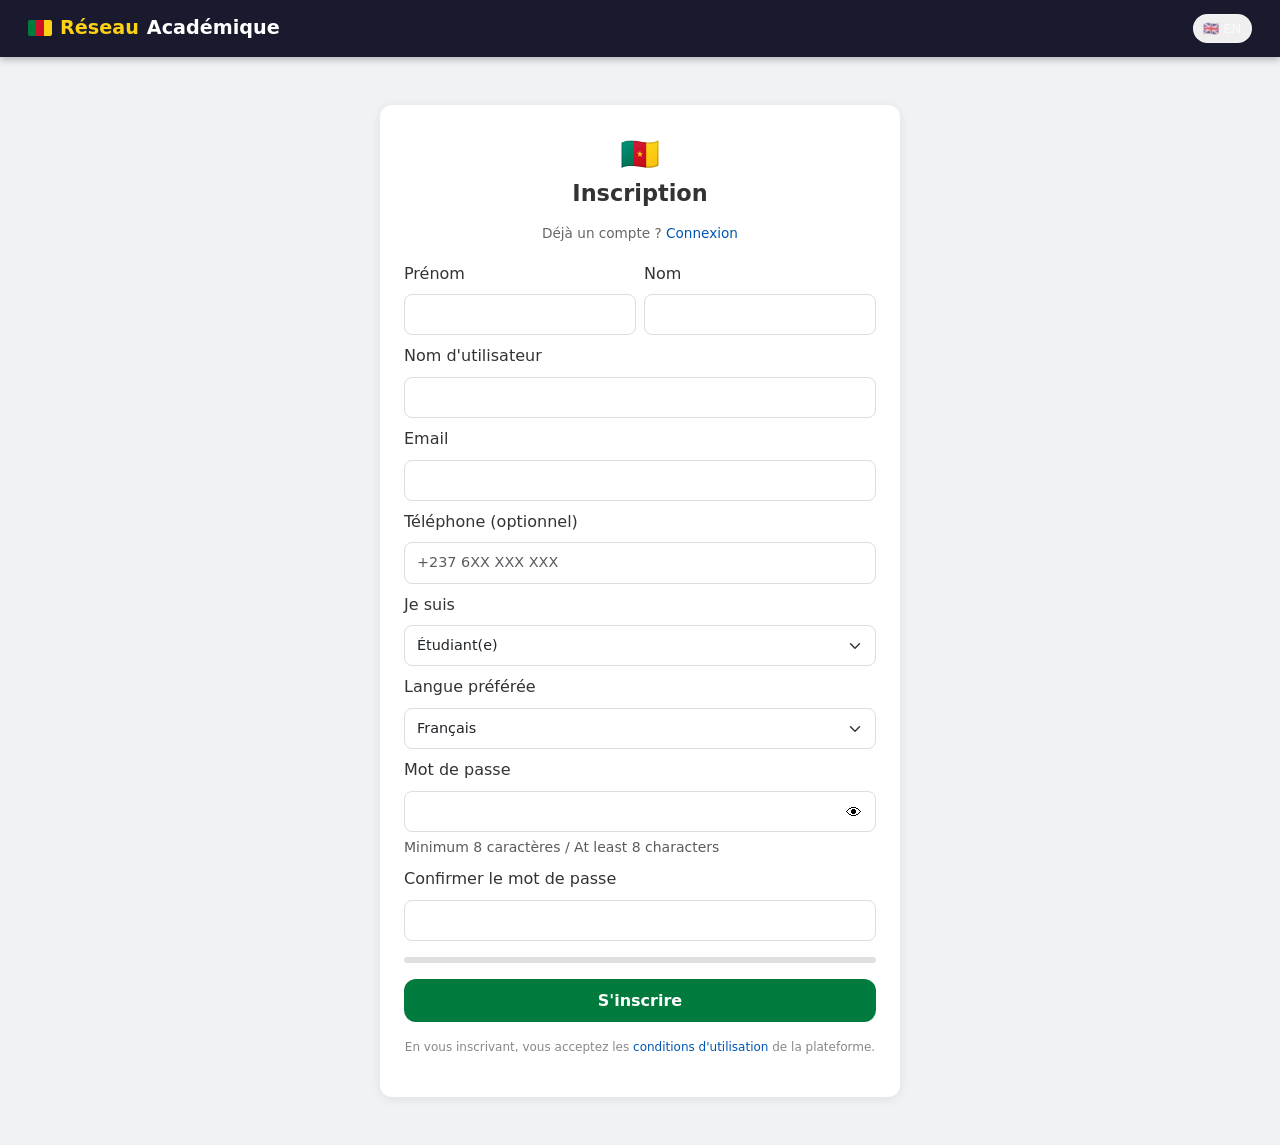
<file: frontend/register.html>
<!DOCTYPE html>
<html lang="fr">
<head>
  <meta charset="UTF-8"/>
  <meta name="viewport" content="width=device-width, initial-scale=1.0"/>
  <title>Inscription — Réseau Académique Camerounais</title>
  <link rel="stylesheet" href="https://cdn.jsdelivr.net/npm/bootstrap@5.3.0/dist/css/bootstrap.min.css"/>
  <link rel="stylesheet" href="css/style.css"/>
</head>
<body style="background:#f0f2f5;">

<nav class="navbar">
  <div class="container-fluid">
    <a class="navbar-brand" href="index.html">
      <span class="flag-cm"></span> Réseau <span>Académique</span>
    </a>
    <button class="lang-toggle" id="lang-toggle-btn">🇬🇧 EN</button>
  </div>
</nav>

<div style="padding:1rem;">
  <div class="form-card" style="max-width:520px;">
    <div class="text-center mb-3">
      <div style="font-size:2rem;">🇨🇲</div>
      <h1 data-i18n="nav.register">Inscription</h1>
      <p style="color:#666;font-size:.85rem;">
        <span data-i18n="auth.have_account">Déjà un compte ?</span>
        <a href="login.html" data-i18n="nav.login">Connexion</a>
      </p>
    </div>

    <div id="error-msg" class="alert alert-danger d-none"></div>
    <div id="success-msg" class="alert alert-success d-none"></div>

    <form id="register-form" novalidate>
      <div class="row g-2 mb-2">
        <div class="col-6">
          <label class="form-label" for="first_name" data-i18n="auth.first_name">Prénom</label>
          <input type="text" id="first_name" class="form-control" required autocomplete="given-name"/>
        </div>
        <div class="col-6">
          <label class="form-label" for="last_name" data-i18n="auth.last_name">Nom</label>
          <input type="text" id="last_name" class="form-control" required autocomplete="family-name"/>
        </div>
      </div>

      <div class="mb-2">
        <label class="form-label" for="username" data-i18n="auth.username">Nom d'utilisateur</label>
        <input type="text" id="username" class="form-control" required autocomplete="username"
               pattern="[a-zA-Z0-9_]+" title="Lettres, chiffres et _ uniquement"/>
      </div>

      <div class="mb-2">
        <label class="form-label" for="email" data-i18n="auth.email">Email</label>
        <input type="email" id="email" class="form-control" required autocomplete="email"/>
      </div>

      <div class="mb-2">
        <label class="form-label" for="phone" data-i18n="auth.phone">Téléphone (optionnel)</label>
        <input type="tel" id="phone" class="form-control" autocomplete="tel"
               placeholder="+237 6XX XXX XXX"/>
      </div>

      <div class="mb-2">
        <label class="form-label" data-i18n="auth.role">Je suis</label>
        <select id="role" class="form-select">
          <option value="student" data-i18n="auth.role.student">Étudiant(e)</option>
          <option value="instructor" data-i18n="auth.role.instructor">Formateur/Formatrice</option>
        </select>
      </div>

      <div class="mb-2">
        <label class="form-label" data-i18n="auth.lang">Langue préférée</label>
        <select id="preferred_language" class="form-select">
          <option value="fr">Français</option>
          <option value="en">English</option>
        </select>
      </div>

      <div class="mb-2">
        <label class="form-label" for="password" data-i18n="auth.password">Mot de passe</label>
        <div class="position-relative">
          <input type="password" id="password" class="form-control" required
                 autocomplete="new-password" minlength="8"/>
          <button type="button" onclick="togglePwd('password')"
                  style="position:absolute;right:.5rem;top:.5rem;background:none;border:none;cursor:pointer;">👁</button>
        </div>
        <div class="form-text">Minimum 8 caractères / At least 8 characters</div>
      </div>

      <div class="mb-3">
        <label class="form-label" for="password2" data-i18n="auth.confirm_password">Confirmer</label>
        <input type="password" id="password2" class="form-control" required
               autocomplete="new-password"/>
      </div>

      <!-- Indicateur force mot de passe -->
      <div class="mb-3">
        <div class="progress-track mb-1">
          <div class="progress-bar-cam" id="pwd-strength-bar" style="width:0;"></div>
        </div>
        <small id="pwd-strength-label" style="color:#666;"></small>
      </div>

      <button type="submit" class="btn-cam-primary w-100" id="submit-btn" data-i18n="auth.register_btn">
        S'inscrire
      </button>
    </form>

    <p class="text-center mt-3" style="font-size:.75rem;color:#888;">
      En vous inscrivant, vous acceptez les
      <a href="#">conditions d'utilisation</a> de la plateforme.
    </p>
  </div>
</div>

<script src="https://cdn.jsdelivr.net/npm/bootstrap@5.3.0/dist/js/bootstrap.bundle.min.js"></script>
<script src="js/i18n.js"></script>
<script src="js/offline-sync.js"></script>
<script src="js/api.js"></script>
<script>
  if (Auth.isLoggedIn()) window.location.href = 'index.html';

  // Force mot de passe
  document.getElementById('password').addEventListener('input', function() {
    const val = this.value;
    const bar = document.getElementById('pwd-strength-bar');
    const lbl = document.getElementById('pwd-strength-label');
    let score = 0;
    if (val.length >= 8)   score++;
    if (/[A-Z]/.test(val)) score++;
    if (/[0-9]/.test(val)) score++;
    if (/[^a-zA-Z0-9]/.test(val)) score++;
    const pct   = (score / 4) * 100;
    const colors = ['#ce1126','#fd7e14','#fcd116','#007a3d'];
    const labels = ['Très faible','Faible','Moyen','Fort'];
    bar.style.width = pct + '%';
    bar.style.background = colors[score - 1] || '#ddd';
    lbl.textContent = score > 0 ? labels[score - 1] : '';
  });

  document.getElementById('register-form').addEventListener('submit', async e => {
    e.preventDefault();
    const errEl = document.getElementById('error-msg');
    const okEl  = document.getElementById('success-msg');
    errEl.classList.add('d-none');
    okEl.classList.add('d-none');

    const password  = document.getElementById('password').value;
    const password2 = document.getElementById('password2').value;

    if (password !== password2) {
      errEl.textContent = 'Les mots de passe ne correspondent pas. / Passwords do not match.';
      errEl.classList.remove('d-none');
      return;
    }

    const btn = document.getElementById('submit-btn');
    btn.disabled = true;
    btn.textContent = window.i18n.t('btn.loading');

    const payload = {
      first_name:         document.getElementById('first_name').value.trim(),
      last_name:          document.getElementById('last_name').value.trim(),
      username:           document.getElementById('username').value.trim(),
      email:              document.getElementById('email').value.trim(),
      phone_number:       document.getElementById('phone').value.trim(),
      preferred_language: document.getElementById('preferred_language').value,
      password,
      password2,
    };

    const res = await API.register(payload);
    btn.disabled = false;
    btn.textContent = window.i18n.t('auth.register_btn');

    if (res?.ok) {
      okEl.textContent = res.data?.message || 'Compte créé avec succès !';
      okEl.classList.remove('d-none');
      setTimeout(() => window.location.href = 'index.html', 1500);
    } else {
      const errors = res?.data?.errors || res?.data;
      const msg = res?.data?.message || JSON.stringify(errors) || window.i18n.t('error.generic');
      errEl.textContent = msg;
      errEl.classList.remove('d-none');
    }
  });

  function togglePwd(id) {
    const el = document.getElementById(id);
    el.type = el.type === 'password' ? 'text' : 'password';
  }
</script>
</body>
</html>
</file>
<file: frontend/css/style.css>
/* ================================================================
   Réseau Académique Camerounais — Feuille de styles principale
   Mobile-first | Bootstrap 5 override | Optimisé basse bande passante
   ================================================================ */

:root {
  --cam-green:   #007a3d;
  --cam-red:     #ce1126;
  --cam-yellow:  #fcd116;
  --cam-dark:    #1a1a2e;
  --cam-light:   #f8f9fa;
  --cam-accent:  #0056b3;
  --shadow-soft: 0 2px 12px rgba(0,0,0,.08);
  --radius:      .75rem;
  --transition:  .2s ease;
}

/* ── Reset & Base ─────────────────────────────────────────────── */
* { box-sizing: border-box; }

body {
  font-family: 'Segoe UI', system-ui, -apple-system, sans-serif;
  background: #f0f2f5;
  color: #333;
  min-height: 100vh;
  line-height: 1.6;
}

a { color: var(--cam-accent); text-decoration: none; }
a:hover { text-decoration: underline; }

img { max-width: 100%; height: auto; }

/* ── Navbar ───────────────────────────────────────────────────── */
.navbar {
  background: var(--cam-dark) !important;
  box-shadow: 0 2px 8px rgba(0,0,0,.3);
  padding: .5rem 1rem;
}
.navbar-brand {
  font-weight: 700;
  font-size: 1.2rem;
  color: var(--cam-yellow) !important;
  display: flex;
  align-items: center;
  gap: .5rem;
}
.navbar-brand span { color: #fff; }
.nav-link { color: rgba(255,255,255,.85) !important; font-size: .9rem; }
.nav-link:hover { color: var(--cam-yellow) !important; }

.flag-cm {
  display: inline-flex;
  width: 24px; height: 16px;
  background: linear-gradient(to right,
    var(--cam-green) 33.3%,
    var(--cam-red)   33.3% 66.6%,
    var(--cam-yellow) 66.6%
  );
  border-radius: 2px;
}

/* ── Boutons ──────────────────────────────────────────────────── */
.btn-cam-primary {
  background: var(--cam-green);
  color: #fff;
  border: none;
  padding: .55rem 1.2rem;
  border-radius: var(--radius);
  font-weight: 600;
  transition: var(--transition);
  cursor: pointer;
}
.btn-cam-primary:hover { background: #005c2e; color: #fff; }

.btn-cam-secondary {
  background: transparent;
  color: var(--cam-green);
  border: 2px solid var(--cam-green);
  padding: .5rem 1.1rem;
  border-radius: var(--radius);
  font-weight: 600;
  transition: var(--transition);
  cursor: pointer;
}
.btn-cam-secondary:hover { background: var(--cam-green); color: #fff; }

.btn-sm-icon {
  background: none;
  border: none;
  cursor: pointer;
  padding: .25rem .4rem;
  border-radius: 50%;
  transition: background var(--transition);
}
.btn-sm-icon:hover { background: rgba(0,0,0,.07); }

/* ── Cartes de cours ──────────────────────────────────────────── */
.course-card {
  background: #fff;
  border-radius: var(--radius);
  box-shadow: var(--shadow-soft);
  overflow: hidden;
  transition: transform var(--transition), box-shadow var(--transition);
  height: 100%;
  display: flex;
  flex-direction: column;
}
.course-card:hover {
  transform: translateY(-3px);
  box-shadow: 0 6px 20px rgba(0,0,0,.13);
}
.course-card .card-img {
  width: 100%;
  height: 150px;
  object-fit: cover;
  background: linear-gradient(135deg, var(--cam-green), var(--cam-accent));
  display: flex;
  align-items: center;
  justify-content: center;
  font-size: 3rem;
  color: #fff;
}
.course-card .card-body {
  padding: 1rem;
  flex: 1;
  display: flex;
  flex-direction: column;
}
.course-card .card-title {
  font-size: .95rem;
  font-weight: 700;
  line-height: 1.3;
  margin-bottom: .4rem;
  display: -webkit-box;
  -webkit-line-clamp: 2;
  -webkit-box-orient: vertical;
  overflow: hidden;
}
.course-card .card-meta {
  font-size: .78rem;
  color: #666;
  margin-bottom: .5rem;
  flex: 1;
}
.course-card .card-footer-custom {
  display: flex;
  align-items: center;
  justify-content: space-between;
  padding-top: .5rem;
  border-top: 1px solid #f0f0f0;
  font-size: .8rem;
}

/* ── Badges de réputation ─────────────────────────────────────── */
.badge-rep {
  display: inline-flex;
  align-items: center;
  gap: .2rem;
  padding: .2rem .5rem;
  border-radius: 20px;
  font-size: .72rem;
  font-weight: 600;
  background: #fff3cd;
  color: #856404;
  border: 1px solid #ffc107;
}
.badge-low-bw {
  background: #d1ecf1;
  color: #0c5460;
  border-color: #17a2b8;
}
.badge-offline {
  background: #d4edda;
  color: #155724;
  border-color: var(--cam-green);
}

/* Trust score stars */
.trust-stars { color: var(--cam-yellow); font-size: .85rem; }

/* ── Indicateur de données ────────────────────────────────────── */
.data-saver-bar {
  background: var(--cam-green);
  color: #fff;
  text-align: center;
  padding: .3rem;
  font-size: .78rem;
  font-weight: 600;
}
.data-saver-bar.hidden { display: none; }

/* ── Fil d'actualité ──────────────────────────────────────────── */
.feed-item {
  background: #fff;
  border-radius: var(--radius);
  box-shadow: var(--shadow-soft);
  padding: 1rem;
  margin-bottom: .75rem;
  display: flex;
  gap: .75rem;
}
.feed-avatar {
  width: 40px; height: 40px;
  border-radius: 50%;
  object-fit: cover;
  background: var(--cam-green);
  display: flex;
  align-items: center;
  justify-content: center;
  color: #fff;
  font-weight: 700;
  font-size: .9rem;
  flex-shrink: 0;
}

/* ── Profil utilisateur ───────────────────────────────────────── */
.profile-hero {
  background: linear-gradient(135deg, var(--cam-dark), var(--cam-accent));
  color: #fff;
  border-radius: var(--radius);
  padding: 1.5rem;
  margin-bottom: 1.5rem;
}
.profile-avatar {
  width: 80px; height: 80px;
  border-radius: 50%;
  border: 3px solid var(--cam-yellow);
  object-fit: cover;
}
.profile-score { font-size: 1.8rem; font-weight: 700; color: var(--cam-yellow); }

/* ── Formulaires ──────────────────────────────────────────────── */
.form-card {
  background: #fff;
  border-radius: var(--radius);
  box-shadow: var(--shadow-soft);
  padding: 1.5rem;
  max-width: 500px;
  margin: 2rem auto;
}
.form-card h1 { font-size: 1.4rem; font-weight: 700; margin-bottom: 1rem; }

.form-control, .form-select {
  border-radius: .5rem;
  border: 1.5px solid #ddd;
  padding: .55rem .75rem;
  font-size: .9rem;
  transition: border-color var(--transition);
}
.form-control:focus, .form-select:focus {
  border-color: var(--cam-green);
  box-shadow: 0 0 0 3px rgba(0,122,61,.15);
  outline: none;
}

/* Upload area */
.upload-zone {
  border: 2px dashed #ccc;
  border-radius: var(--radius);
  padding: 2rem;
  text-align: center;
  cursor: pointer;
  transition: var(--transition);
  background: #fafafa;
}
.upload-zone:hover, .upload-zone.drag-over {
  border-color: var(--cam-green);
  background: #f0fff5;
}
.upload-zone input[type="file"] { display: none; }

/* ── Progression ──────────────────────────────────────────────── */
.progress-bar-cam {
  background: var(--cam-green);
  border-radius: 4px;
  height: 6px;
  transition: width .5s ease;
}
.progress-track {
  background: #e0e0e0;
  border-radius: 4px;
  height: 6px;
  width: 100%;
}

/* ── Alerte hors ligne ────────────────────────────────────────── */
.offline-alert {
  position: fixed;
  bottom: 1rem;
  left: 50%;
  transform: translateX(-50%);
  background: var(--cam-red);
  color: #fff;
  padding: .6rem 1.2rem;
  border-radius: 30px;
  font-size: .85rem;
  font-weight: 600;
  box-shadow: 0 4px 12px rgba(0,0,0,.3);
  z-index: 9999;
  display: none;
  animation: fadeInUp .3s ease;
}
.offline-alert.visible { display: block; }
.online-alert {
  background: var(--cam-green);
}

@keyframes fadeInUp {
  from { opacity: 0; transform: translateX(-50%) translateY(10px); }
  to   { opacity: 1; transform: translateX(-50%) translateY(0); }
}

/* ── Tableau de bord modération ───────────────────────────────── */
.mod-card {
  background: #fff;
  border-radius: var(--radius);
  box-shadow: var(--shadow-soft);
  padding: 1rem;
  border-left: 4px solid var(--cam-yellow);
  margin-bottom: .75rem;
}
.mod-card.quarantine { border-left-color: var(--cam-red); }
.mod-card.pending    { border-left-color: #fd7e14; }

/* ── Stars rating ─────────────────────────────────────────────── */
.star-rating { display: flex; gap: .25rem; }
.star-rating .star {
  font-size: 1.4rem;
  cursor: pointer;
  color: #ddd;
  transition: color var(--transition);
  user-select: none;
}
.star-rating .star.active,
.star-rating .star:hover { color: var(--cam-yellow); }

/* ── Sidebar ──────────────────────────────────────────────────── */
.sidebar-section {
  background: #fff;
  border-radius: var(--radius);
  box-shadow: var(--shadow-soft);
  padding: 1rem;
  margin-bottom: 1rem;
}
.sidebar-section h6 {
  font-weight: 700;
  font-size: .85rem;
  color: #555;
  text-transform: uppercase;
  letter-spacing: .5px;
  margin-bottom: .75rem;
  padding-bottom: .5rem;
  border-bottom: 1px solid #f0f0f0;
}

/* ── Spinner / Chargement ─────────────────────────────────────── */
.loader-overlay {
  position: fixed;
  inset: 0;
  background: rgba(255,255,255,.85);
  display: flex;
  align-items: center;
  justify-content: center;
  z-index: 9998;
  display: none;
}
.loader-overlay.active { display: flex; }

/* ── Langue toggle ────────────────────────────────────────────── */
.lang-toggle {
  display: flex;
  align-items: center;
  gap: .25rem;
  cursor: pointer;
  font-size: .82rem;
  color: rgba(255,255,255,.7);
  border: 1px solid rgba(255,255,255,.3);
  border-radius: 20px;
  padding: .2rem .6rem;
  transition: var(--transition);
}
.lang-toggle:hover { background: rgba(255,255,255,.1); }

/* ── Responsive helpers ───────────────────────────────────────── */
@media (max-width: 576px) {
  .form-card { margin: 1rem; padding: 1.2rem; }
  .course-card .card-img { height: 120px; }
  .profile-hero { padding: 1rem; }
  .hide-xs { display: none !important; }
}

/* ── Catégories ───────────────────────────────────────────────── */
.cat-pill {
  display: inline-flex;
  align-items: center;
  gap: .3rem;
  padding: .35rem .75rem;
  border-radius: 20px;
  background: #fff;
  border: 1.5px solid #e0e0e0;
  font-size: .82rem;
  cursor: pointer;
  transition: var(--transition);
  white-space: nowrap;
}
.cat-pill:hover, .cat-pill.active {
  background: var(--cam-green);
  color: #fff;
  border-color: var(--cam-green);
}

/* ── Scroll horizontal sans scrollbar ─────────────────────────── */
.scroll-x {
  overflow-x: auto;
  scrollbar-width: none;
  -ms-overflow-style: none;
}
.scroll-x::-webkit-scrollbar { display: none; }

/* ── Toast notifications ──────────────────────────────────────── */
.toast-container-cam {
  position: fixed;
  top: 1rem;
  right: 1rem;
  z-index: 9999;
  display: flex;
  flex-direction: column;
  gap: .5rem;
  max-width: 300px;
}
.toast-cam {
  background: #fff;
  border-radius: .5rem;
  box-shadow: 0 4px 16px rgba(0,0,0,.15);
  padding: .75rem 1rem;
  border-left: 4px solid var(--cam-green);
  font-size: .85rem;
  animation: slideIn .3s ease;
}
.toast-cam.error   { border-left-color: var(--cam-red); }
.toast-cam.warning { border-left-color: var(--cam-yellow); }

@keyframes slideIn {
  from { opacity: 0; transform: translateX(20px); }
  to   { opacity: 1; transform: translateX(0); }
}

/* ── Module player ────────────────────────────────────────────── */
.module-list-item {
  display: flex;
  align-items: center;
  gap: .75rem;
  padding: .75rem;
  border-radius: .5rem;
  cursor: pointer;
  transition: background var(--transition);
  border: 1px solid transparent;
}
.module-list-item:hover { background: #f5f5f5; }
.module-list-item.active {
  background: #e8f5e9;
  border-color: var(--cam-green);
}
.module-progress-circle {
  width: 32px; height: 32px;
  border-radius: 50%;
  border: 2px solid #ddd;
  display: flex;
  align-items: center;
  justify-content: center;
  font-size: .7rem;
  font-weight: 700;
  flex-shrink: 0;
}
.module-progress-circle.done {
  border-color: var(--cam-green);
  color: var(--cam-green);
  background: #e8f5e9;
}

/* ── Footer ───────────────────────────────────────────────────── */
footer {
  background: var(--cam-dark);
  color: rgba(255,255,255,.6);
  padding: 1.5rem;
  text-align: center;
  font-size: .82rem;
  margin-top: 3rem;
}
footer a { color: var(--cam-yellow); }

/* ── Mode économie de données (class body) ───────────────────── */
body.data-saver .course-card .card-img img { display: none; }
body.data-saver video { display: none; }
</file>
